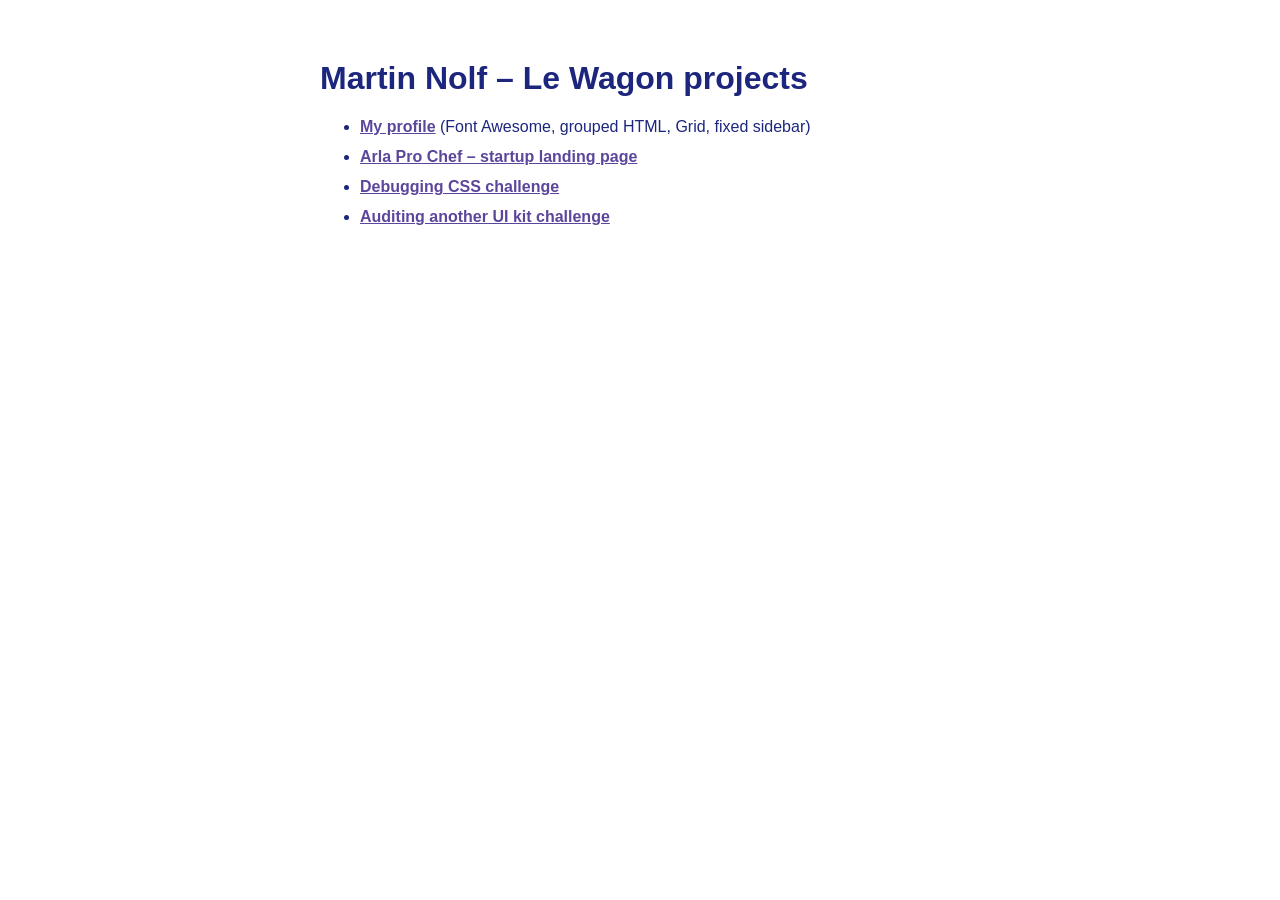
<file: index.html>
<!DOCTYPE html>
<html lang="en">
  <head>
    <meta charset="UTF-8">
    <meta name="viewport" content="width=device-width, initial-scale=1">
    <title>Martin Nolf – Le Wagon projects</title>
    <style>
      body { font-family: Helvetica, Arial, sans-serif; max-width: 640px; margin: 60px auto; padding: 0 20px; color: #1D267D; }
      a { color: #5C469C; font-weight: bold; }
      li { margin-bottom: 12px; }
    </style>
  </head>
  <body>
    <h1>Martin Nolf – Le Wagon projects</h1>
    <ul>
      <li><a href="profile/">My profile</a> (Font Awesome, grouped HTML, Grid, fixed sidebar)</li>
      <li><a href="arla-pro-chef/">Arla Pro Chef – startup landing page</a></li>
      <li><a href="css-debug/">Debugging CSS challenge</a></li>
      <li><a href="ui-kit-audit/">Auditing another UI kit challenge</a></li>
    </ul>
  </body>
</html>
</file>
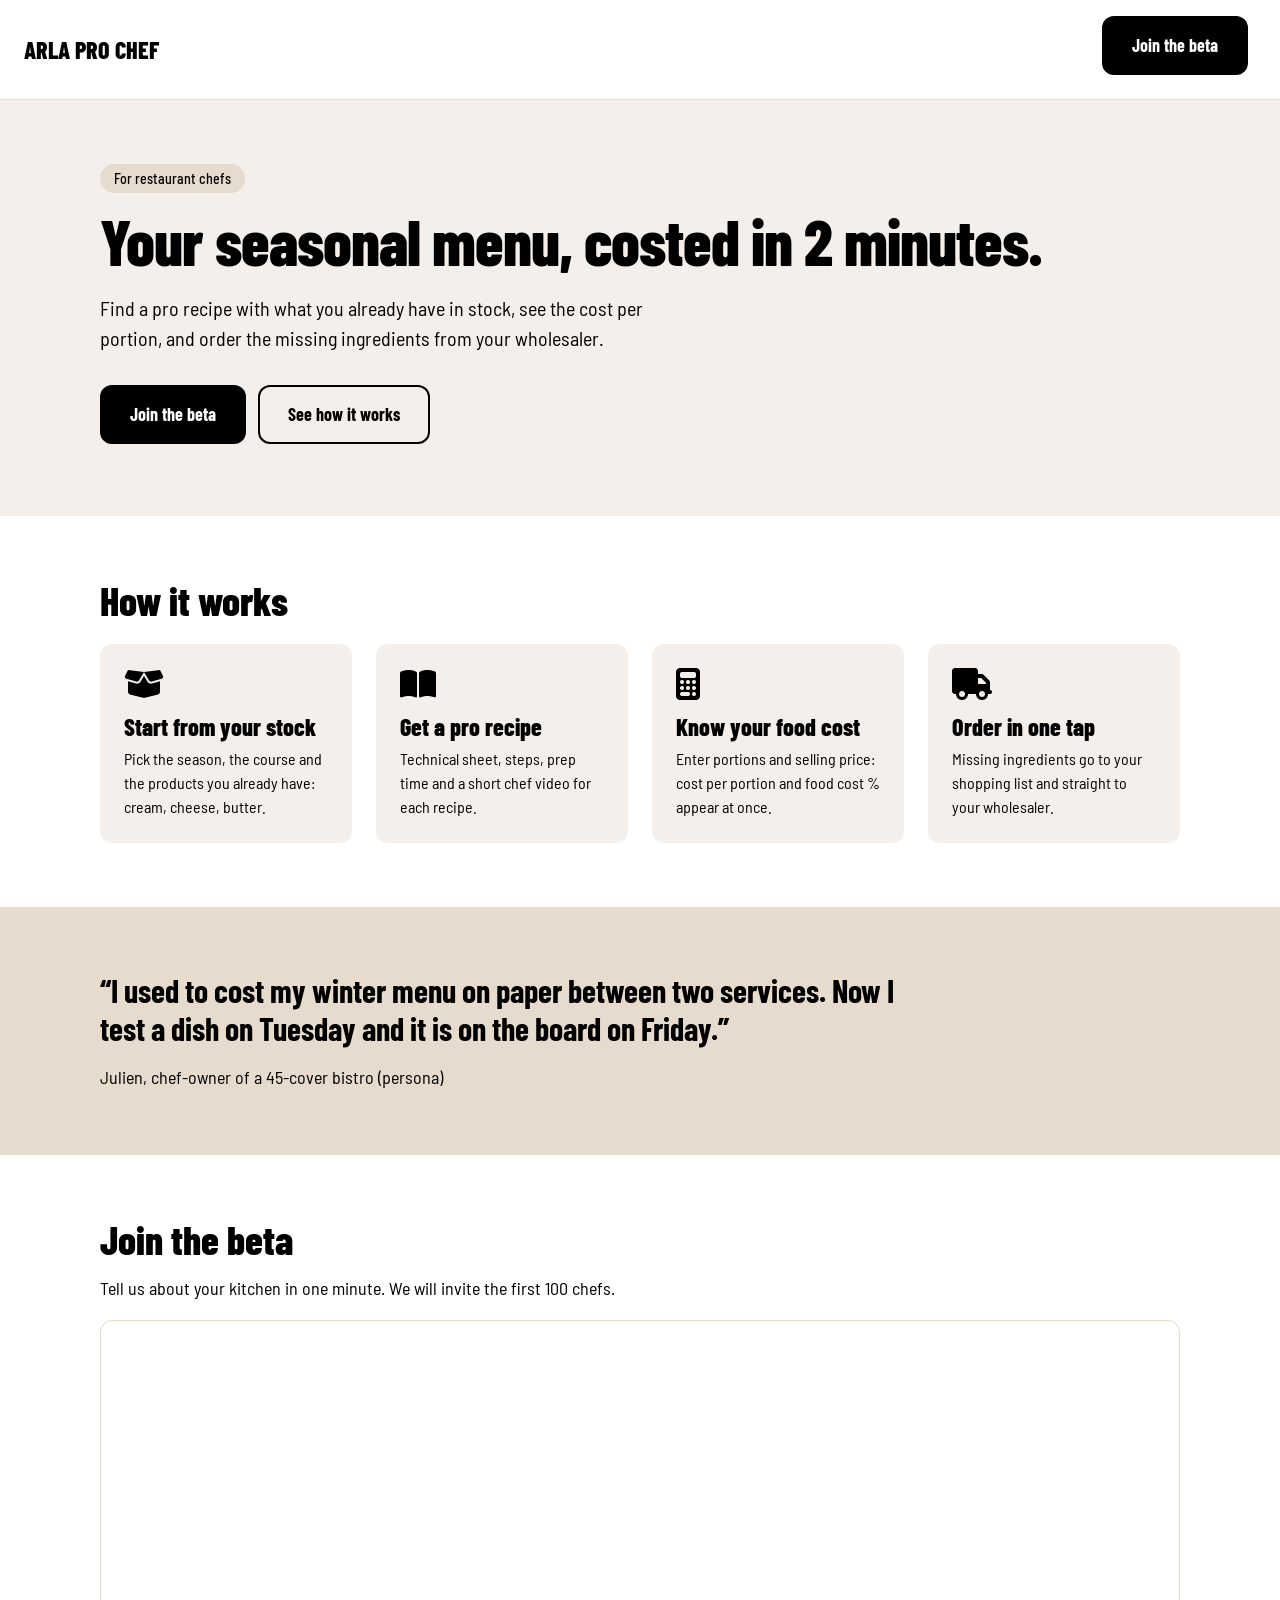
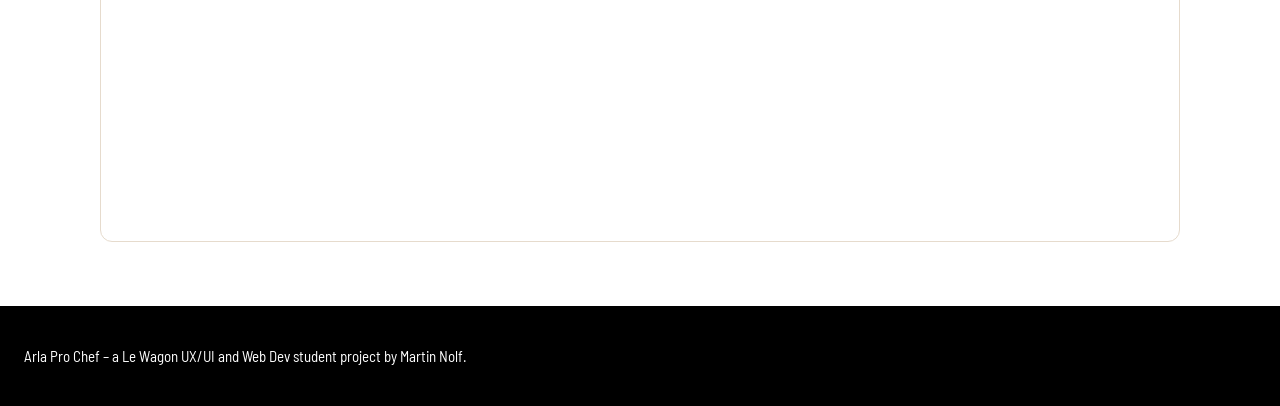
<file: arla-pro-chef/index.html>
<!DOCTYPE html>
<html lang="en">
  <head>
    <meta charset="UTF-8">
    <meta name="viewport" content="width=device-width, initial-scale=1">
    <title>Arla Pro Chef – Recipes and food cost for restaurant chefs</title>
    <meta name="description" content="Arla Pro Chef helps restaurant chefs find a pro recipe from what is in stock, see its cost per portion and order the missing ingredients.">
    <link rel="stylesheet" href="https://cdnjs.cloudflare.com/ajax/libs/font-awesome/6.5.2/css/all.min.css">
    <link rel="preconnect" href="https://fonts.googleapis.com">
    <link rel="preconnect" href="https://fonts.gstatic.com" crossorigin>
    <link href="https://fonts.googleapis.com/css2?family=Barlow+Condensed:wght@700;800&family=Barlow+Semi+Condensed:wght@400;500&display=swap" rel="stylesheet">
    <link rel="stylesheet" href="style.css">
  </head>
  <body>
    <nav class="navbar">
      <span class="logo">ARLA PRO CHEF</span>
      <a href="#waitlist" class="btn btn-primary">Join the beta</a>
    </nav>

    <header class="banner">
      <div class="container">
        <span class="tag">For restaurant chefs</span>
        <h1>Your seasonal menu, costed in 2 minutes.</h1>
        <p>Find a pro recipe with what you already have in stock, see the cost per portion, and order the missing ingredients from your wholesaler.</p>
        <a href="#waitlist" class="btn btn-primary">Join the beta</a>
        <a href="#how" class="btn btn-secondary">See how it works</a>
      </div>
    </header>

    <main>
      <section class="container" id="how">
        <h2>How it works</h2>
        <div class="cards">
          <article class="card">
            <i class="fa-solid fa-box-open"></i>
            <h3>Start from your stock</h3>
            <p>Pick the season, the course and the products you already have: cream, cheese, butter.</p>
          </article>
          <article class="card">
            <i class="fa-solid fa-book-open"></i>
            <h3>Get a pro recipe</h3>
            <p>Technical sheet, steps, prep time and a short chef video for each recipe.</p>
          </article>
          <article class="card">
            <i class="fa-solid fa-calculator"></i>
            <h3>Know your food cost</h3>
            <p>Enter portions and selling price: cost per portion and food cost % appear at once.</p>
          </article>
          <article class="card">
            <i class="fa-solid fa-truck"></i>
            <h3>Order in one tap</h3>
            <p>Missing ingredients go to your shopping list and straight to your wholesaler.</p>
          </article>
        </div>
      </section>

      <section class="quote">
        <div class="container">
          <p>“I used to cost my winter menu on paper between two services. Now I test a dish on Tuesday and it is on the board on Friday.”</p>
          <span>Julien, chef-owner of a 45-cover bistro (persona)</span>
        </div>
      </section>

      <section class="container" id="waitlist">
        <h2>Join the beta</h2>
        <p class="intro">Tell us about your kitchen in one minute. We will invite the first 100 chefs.</p>
        <div class="typeform">
          <div data-tf-live="TYPEFORM_ID"></div>
        </div>
      </section>
    </main>

    <footer class="footer">
      <p>Arla Pro Chef – a Le Wagon UX/UI and Web Dev student project by Martin Nolf.</p>
    </footer>

    <script src="https://embed.typeform.com/next/embed.js"></script>
  </body>
</html>
</file>
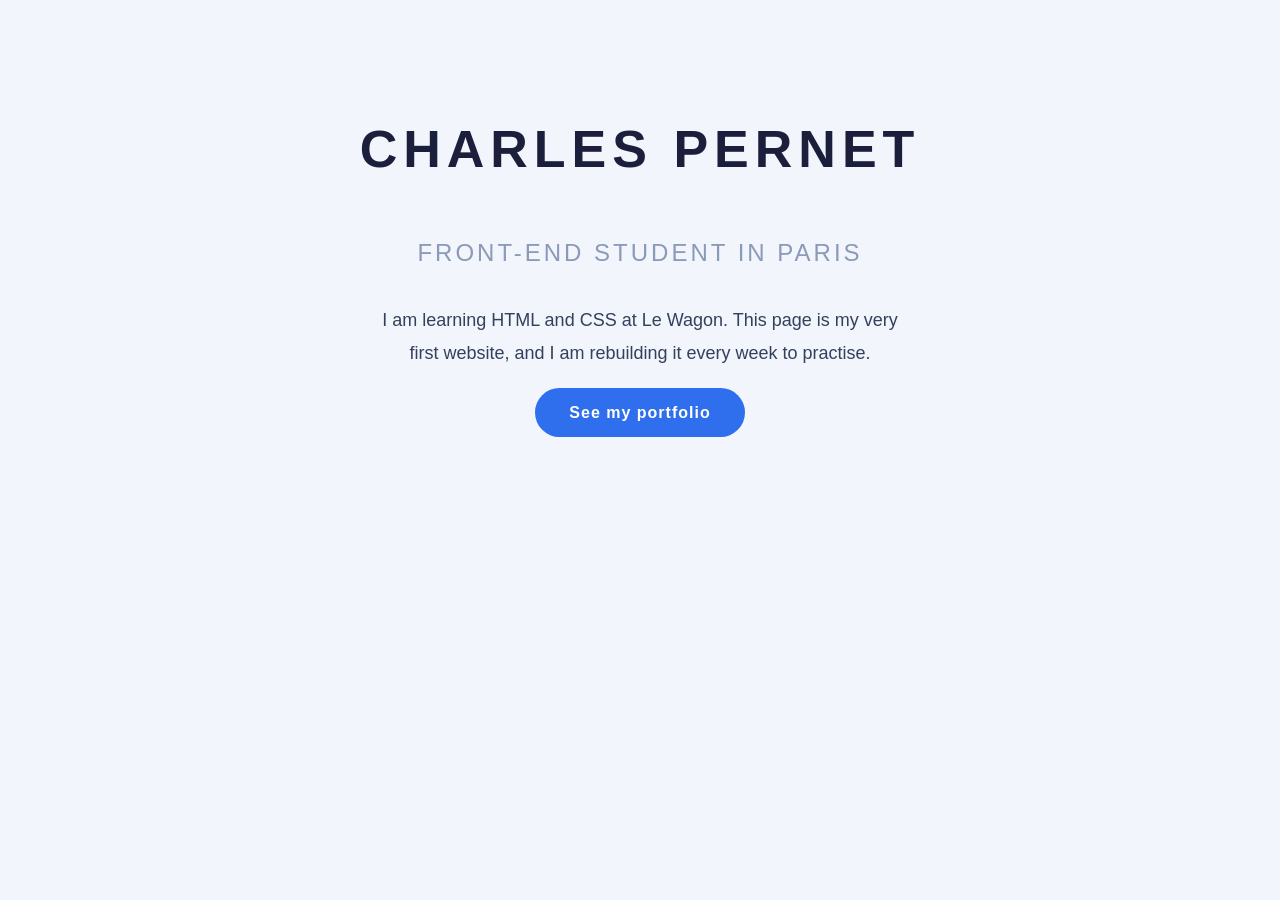
<file: css-debug/index.html>
<!DOCTYPE html>
<html>
  <head>
    <meta charset="utf-8">
    <title>Charles Pernet</title>
    <!-- Bug 1 fixed: the file sits next to index.html, there is no css/ folder -->
    <link rel="stylesheet" href="style.css">
  </head>
  <body>
    <h1 class="page-title">Charles Pernet</h1>
    <p class="tagline">Front-end student in Paris</p>
    <p class="bio">I am learning HTML and CSS at Le Wagon. This page is my very first website, and I am rebuilding it every week to practise.</p>
    <a href="https://www.example.com">See my portfolio</a>
  </body>
</html>
</file>
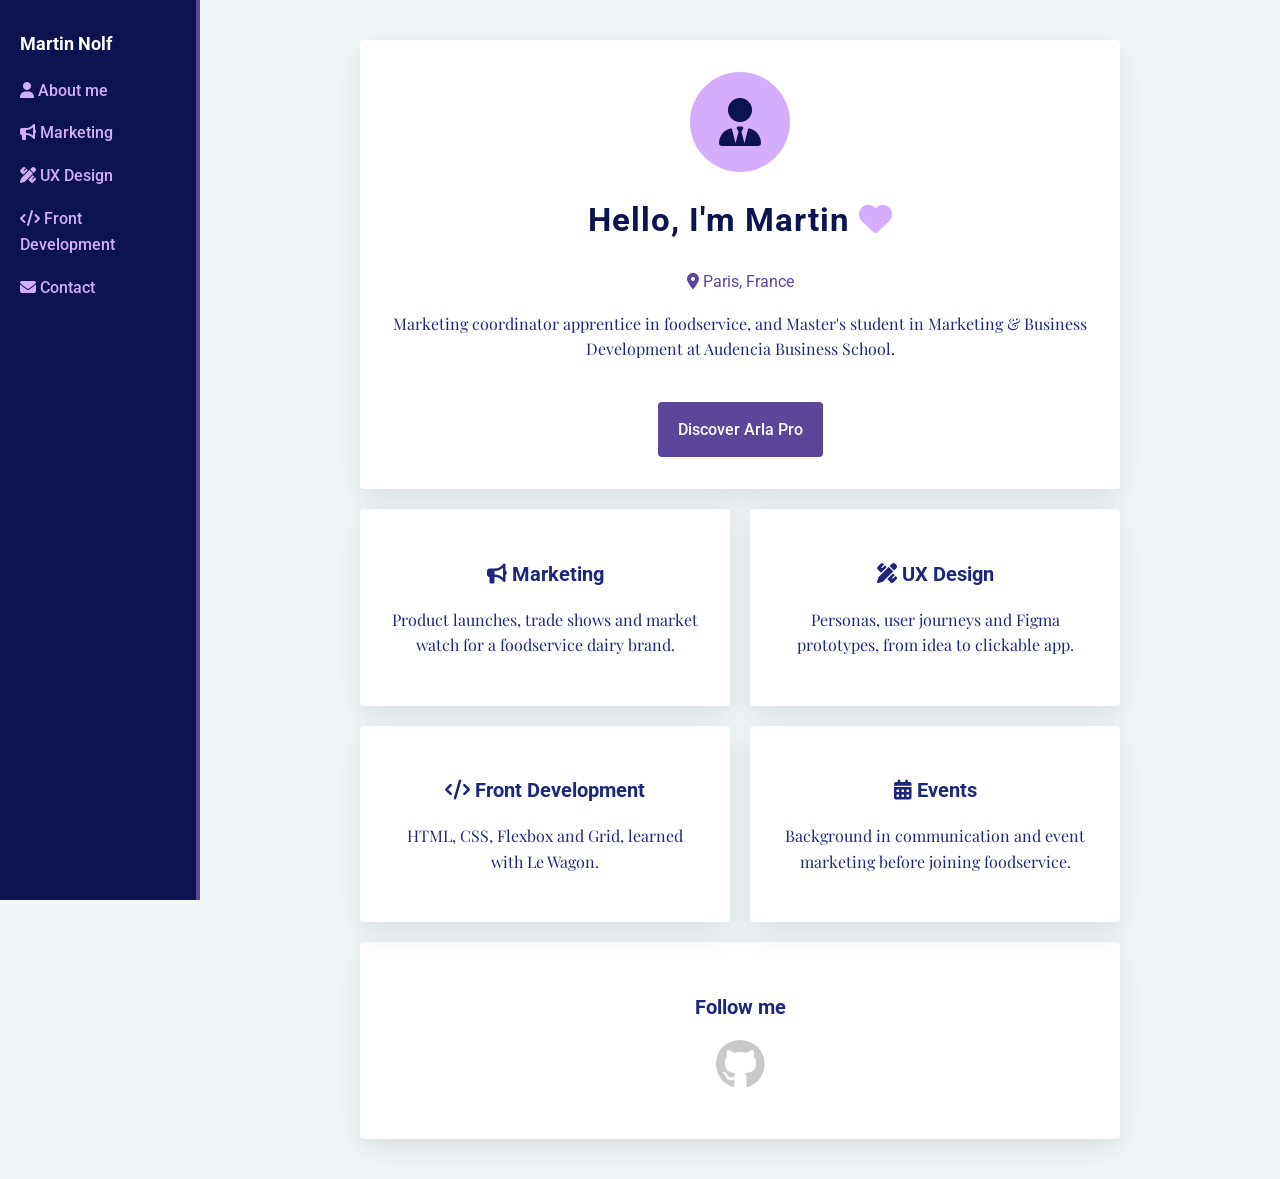
<file: profile/index.html>
<!DOCTYPE html>
<html lang="en">
  <head>
    <meta charset="UTF-8">
    <meta name="viewport" content="width=device-width, initial-scale=1">
    <title>Martin Nolf – Profile</title>
    <meta name="description" content="Profile of Martin Nolf, marketing apprentice and Audencia student">
    <!-- Font Awesome (free CDN, as described in the official docs) -->
    <link rel="stylesheet" href="https://cdnjs.cloudflare.com/ajax/libs/font-awesome/6.5.2/css/all.min.css">
    <link rel="preconnect" href="https://fonts.googleapis.com">
    <link rel="preconnect" href="https://fonts.gstatic.com" crossorigin>
    <link href="https://fonts.googleapis.com/css2?family=Playfair+Display:wght@400;600&family=Roboto:wght@400;500;700&display=swap" rel="stylesheet">
    <link rel="stylesheet" href="style.css">
  </head>
  <body>
    <!-- Fixed sidebar with internal links -->
    <nav class="sidebar">
      <p class="sidebar-name">Martin Nolf</p>
      <ul>
        <li><a href="#about"><i class="fa-solid fa-user"></i> About me</a></li>
        <li><a href="#marketing"><i class="fa-solid fa-bullhorn"></i> Marketing</a></li>
        <li><a href="#ux"><i class="fa-solid fa-pen-ruler"></i> UX Design</a></li>
        <li><a href="#front"><i class="fa-solid fa-code"></i> Front Development</a></li>
        <li><a href="#contact"><i class="fa-solid fa-envelope"></i> Contact</a></li>
      </ul>
    </nav>

    <div class="page-content">
      <main class="container">
        <!-- Grouped block: intro card -->
        <header class="card-white" id="about">
          <div class="avatar"><i class="fa-solid fa-user-tie"></i></div>
          <h1>Hello, I'm Martin <i class="fa-solid fa-heart"></i></h1>
          <p class="location"><i class="fa-solid fa-location-dot"></i> Paris, France</p>
          <p>Marketing coordinator apprentice in foodservice, and Master's student in Marketing &amp; Business Development at Audencia Business School.</p>
          <a href="https://www.arlapro.com" class="btn-blue" target="_blank">Discover Arla Pro</a>
        </header>

        <!-- Repeated blocks: grouped in one parent, laid out with CSS Grid -->
        <section class="cards">
          <article class="card-white" id="marketing">
            <h2><i class="fa-solid fa-bullhorn"></i> Marketing</h2>
            <p>Product launches, trade shows and market watch for a foodservice dairy brand.</p>
          </article>
          <article class="card-white" id="ux">
            <h2><i class="fa-solid fa-pen-ruler"></i> UX Design</h2>
            <p>Personas, user journeys and Figma prototypes, from idea to clickable app.</p>
          </article>
          <article class="card-white" id="front">
            <h2><i class="fa-solid fa-code"></i> Front Development</h2>
            <p>HTML, CSS, Flexbox and Grid, learned with Le Wagon.</p>
          </article>
          <article class="card-white">
            <h2><i class="fa-solid fa-calendar-days"></i> Events</h2>
            <p>Background in communication and event marketing before joining foodservice.</p>
          </article>
        </section>

        <!-- Grouped block: contact -->
        <footer class="card-white" id="contact">
          <h2>Follow me</h2>
          <ul class="list-horizontale">
            <li>
              <a href="https://github.com/Marto232003" target="_blank" aria-label="GitHub">
                <i class="fa-brands fa-github"></i>
              </a>
            </li>
          </ul>
        </footer>
      </main>
    </div>
  </body>
</html>
</file>
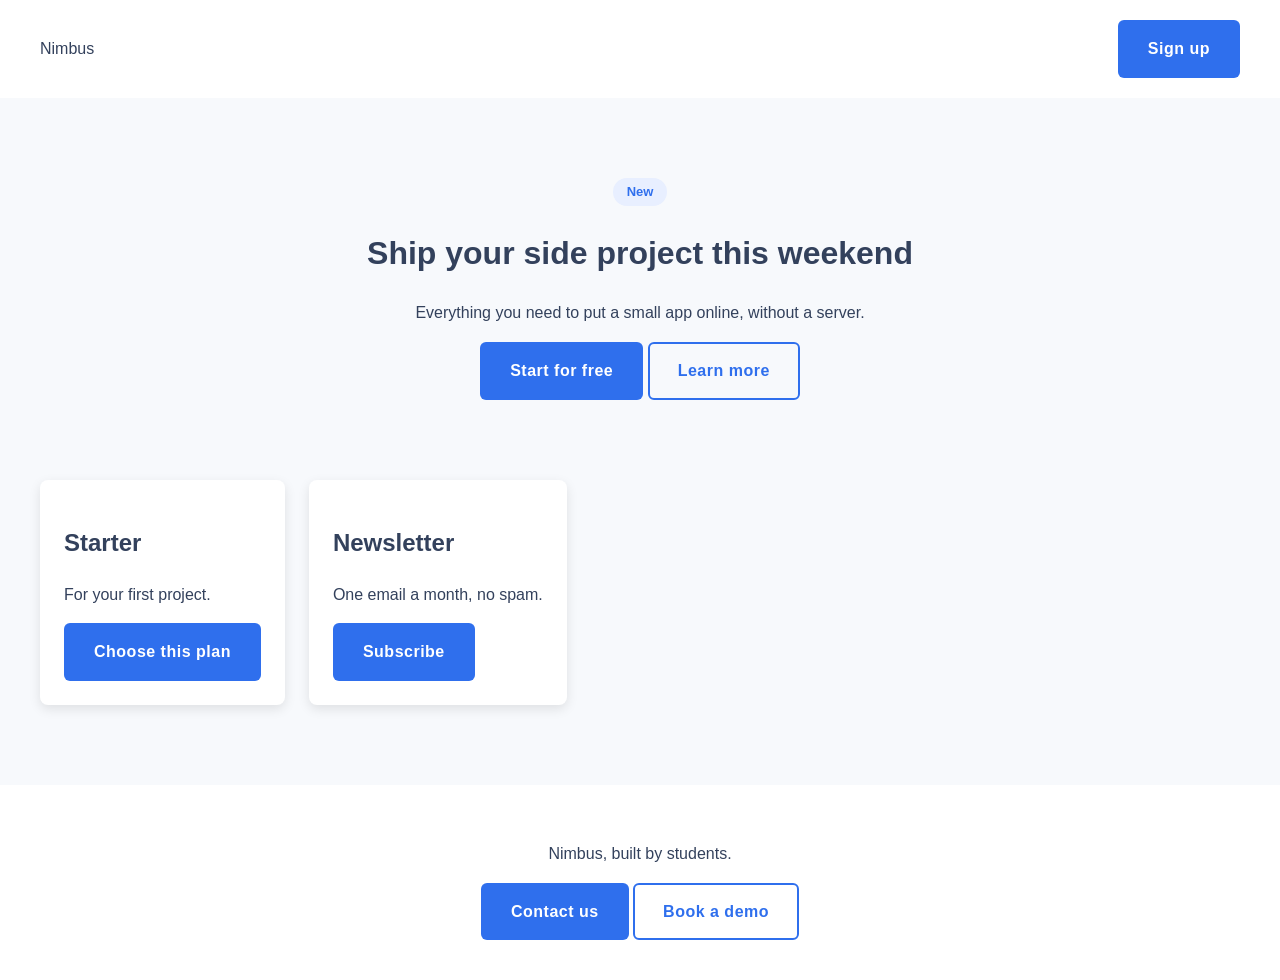
<file: ui-kit-audit/index.html>
<!DOCTYPE html>
<html>
  <head>
    <meta charset="utf-8">
    <title>Nimbus</title>
    <link rel="stylesheet" href="style.css">
  </head>
  <body>
    <nav class="navbar">
      <span class="logo">Nimbus</span>
      <a href="#" class="btn btn-primary">Sign up</a>
    </nav>
    <header class="hero">
      <span class="tag">New</span>
      <h1>Ship your side project this weekend</h1>
      <p>Everything you need to put a small app online, without a server.</p>
      <a href="#" class="btn btn-primary">Start for free</a>
      <a href="#" class="btn btn-secondary">Learn more</a>
    </header>
    <section class="plans">
      <div class="card">
        <h2>Starter</h2>
        <p>For your first project.</p>
        <a href="#" class="btn btn-primary">Choose this plan</a>
      </div>
      <div class="card">
        <h2>Newsletter</h2>
        <p>One email a month, no spam.</p>
        <a href="#" class="btn btn-primary">Subscribe</a>
      </div>
    </section>
    <footer class="footer">
      <p>Nimbus, built by students.</p>
      <a href="#" class="btn btn-primary">Contact us</a>
      <!-- Step 6 test: new button, zero new CSS -->
      <a href="#" class="btn btn-secondary">Book a demo</a>
    </footer>
  </body>
</html>
</file>
<file: arla-pro-chef/style.css>
/* ---- Design tokens ---- */
:root {
  --pepper: #000000;
  --salt: #ffffff;
  --paper: #F4EFEB;
  --marble: #E6DBCD;
  --radius: 12px;
}

body {
  margin: 0;
  font-family: 'Barlow Semi Condensed', Arial, sans-serif;
  font-size: 18px;
  line-height: 1.5;
  color: var(--pepper);
  background-color: var(--salt);
}

h1, h2, h3, .logo {
  font-family: 'Barlow Condensed', Arial, sans-serif;
  font-weight: 800;
  line-height: 1;
}

h1 { font-size: 64px; letter-spacing: -1px; margin: 16px 0; }
h2 { font-size: 40px; margin: 0 0 24px; }
h3 { font-size: 24px; margin: 12px 0 8px; }

.container {
  max-width: 1080px;
  margin: 0 auto;
  padding: 64px 24px;
}

/* ---- Navbar ---- */
.navbar {
  display: flex;
  justify-content: space-between;
  align-items: center;
  padding: 16px 24px;
  background-color: var(--salt);
  border-bottom: 1px solid var(--marble);
  position: sticky;
  top: 0;
  z-index: 10;
}

.logo { font-size: 24px; }

/* ---- Banner ---- */
.banner { background-color: var(--paper); }
.banner p { max-width: 600px; font-size: 20px; margin-bottom: 32px; }

/* ---- Buttons ---- */
.btn {
  display: inline-block;
  padding: 14px 28px;
  border-radius: var(--radius);
  font-family: 'Barlow Condensed', Arial, sans-serif;
  font-weight: 700;
  font-size: 18px;
  text-decoration: none;
  border: 2px solid transparent;
  margin: 0 8px 8px 0;
}

.btn-primary { background-color: var(--pepper); color: var(--salt); }
.btn-secondary { background-color: transparent; color: var(--pepper); border-color: var(--pepper); }
.btn:hover { opacity: 0.85; }

.tag {
  display: inline-block;
  background-color: var(--marble);
  padding: 4px 14px;
  border-radius: 999px;
  font-size: 14px;
  font-weight: 500;
}

/* ---- Cards (Grid) ---- */
.cards {
  display: grid;
  grid-template-columns: repeat(4, 1fr);
  gap: 24px;
}

.card {
  background-color: var(--paper);
  border-radius: var(--radius);
  padding: 24px;
}

.card i { font-size: 32px; }
.card p { margin: 0; font-size: 16px; }

/* ---- Quote ---- */
.quote { background-color: var(--marble); }
.quote p {
  font-family: 'Barlow Condensed', Arial, sans-serif;
  font-weight: 700;
  font-size: 32px;
  line-height: 1.2;
  max-width: 800px;
  margin: 0 0 16px;
}

/* ---- Typeform ---- */
.intro { margin-top: -8px; }
.typeform {
  border-radius: var(--radius);
  overflow: hidden;
  border: 1px solid var(--marble);
}
.typeform > div { height: 520px; }

/* ---- Footer ---- */
.footer {
  background-color: var(--pepper);
  color: var(--salt);
  text-align: left;
  padding: 24px;
  font-size: 15px;
}

/* ---- Responsive ---- */
@media (max-width: 900px) {
  .cards { grid-template-columns: 1fr 1fr; }
  h1 { font-size: 48px; }
}

@media (max-width: 560px) {
  .cards { grid-template-columns: 1fr; }
  h1 { font-size: 40px; }
  .navbar .btn { display: none; }
}
</file>
<file: css-debug/style.css>
body {
  font-family: Helvetica, Arial, sans-serif;
  color: #33415c;
  line-height: 1.8;
  padding: 60px 20px;
  background-color: #f2f5fb; /* Bug 2 fixed: missing semicolon also killed text-align */
  text-align: center;
}

.page-title { /* Bug 3 fixed: the HTML uses class="page-title", not an id */
  color: #1b1f3b;
  font-size: 52px;
  letter-spacing: 6px;
  text-transform: uppercase;
}

.tagline {
  color: #8a9ab8;
  letter-spacing: 3px;
  text-transform: uppercase;
  font-size: 24px; /* Bug 4 fixed: a size needs a unit */
}

.bio {
  font-size: 18px;
  max-width: 520px;
  margin: 30px auto;
}

a {
  background-color: #2f6fed;
  color: #ffffff; /* Bug 5 fixed: font-color does not exist, the property is color */
  padding: 16px 34px;
  text-decoration: none;
  font-weight: bold;
  letter-spacing: 1px;
  border-radius: 999px;
}
</file>
<file: profile/style.css>
/* Colors and fonts */
body {
  margin: 0;
  background-color: #F1F6F9;
  color: #1D267D;
  font-family: 'Playfair Display', serif;
  font-size: 16px;
  line-height: 1.6;
}

h1, h2, h3 {
  font-family: 'Roboto', sans-serif;
}

h1 {
  color: #0C134F;
  font-weight: 700;
  letter-spacing: 1px;
  font-size: 33px;
}

h1 .fa-heart {
  color: #D4ADFC;
}

h2 {
  font-size: 20px;
}

a {
  font-family: 'Roboto', sans-serif;
  text-decoration: none;
  font-weight: 500;
  color: #5C469C;
}

a:hover {
  color: #D4ADFC;
}

/* Fixed sidebar */
.sidebar {
  position: fixed;
  width: 200px;
  left: 0;
  top: 0;
  bottom: 0;
  padding: 30px 20px;
  box-sizing: border-box;
  background-color: #0C134F;
  border-right: 4px solid #5C469C;
}

.sidebar-name {
  color: #ffffff;
  font-family: 'Roboto', sans-serif;
  font-weight: 700;
  font-size: 18px;
  margin-top: 0;
}

.sidebar ul {
  list-style: none;
  padding-left: 0px;
}

.sidebar li {
  margin-bottom: 16px;
}

.sidebar a {
  color: #D4ADFC;
}

.sidebar a:hover {
  color: #ffffff;
}

.page-content {
  margin-left: 200px;
}

/* Layout */
.container {
  max-width: 760px;
  margin: 40px auto;
  padding: 0 20px;
}

.card-white {
  background-color: #ffffff;
  padding: 32px;
  box-shadow: 0px 10px 30px rgba(0, 0, 0, 0.1);
  border-radius: 4px;
  margin: 20px 0px;
  text-align: center;
}

/* The parent owns the layout: one line to change the number of columns */
.cards {
  display: grid;
  grid-template-columns: 1fr 1fr;
  gap: 20px;
}

.cards .card-white {
  margin: 0;
}

.avatar {
  width: 100px;
  height: 100px;
  margin: 0 auto;
  border-radius: 50%;
  background-color: #D4ADFC;
  color: #0C134F;
  font-size: 48px;
  display: flex;
  align-items: center;
  justify-content: center;
}

.location {
  font-family: 'Roboto', sans-serif;
  color: #5C469C;
}

#about p:last-of-type {
  margin-bottom: 40px;
}

.btn-blue {
  display: inline-block;
  background-color: #5C469C;
  color: #ffffff;
  padding: 15px 20px;
  border-radius: 4px;
}

.btn-blue:hover {
  background-color: #D4ADFC;
  color: #ffffff;
}

.list-horizontale {
  list-style: none;
  padding-left: 0px;
}

.list-horizontale li {
  display: inline;
  padding: 10px;
}

.list-horizontale i {
  font-size: 50px;
  color: #c9c9c9;
}

.list-horizontale i:hover {
  color: #000000;
}

/* Responsive */
@media (max-width: 760px) {
  .sidebar {
    position: static;
    width: 100%;
    border-right: none;
    border-bottom: 4px solid #5C469C;
  }
  .page-content {
    margin-left: 0;
  }
  .cards {
    grid-template-columns: 1fr;
  }
}
</file>
<file: ui-kit-audit/style.css>
/* ---- Design tokens: one source of truth ---- */
:root {
  --brand-blue: #2f6fed;
  --white: #ffffff;
  --radius: 6px;
}

body {
  font-family: Helvetica, Arial, sans-serif;
  color: #33415c;
  line-height: 1.6;
  margin: 0;
  background-color: #f7f9fc;
}

/* ---- Layout ---- */
.navbar {
  display: flex;
  justify-content: space-between;
  align-items: center;
  padding: 20px 40px;
  background-color: var(--white);
}

.hero {
  padding: 80px 40px;
  text-align: center;
}

.plans {
  display: flex;
  gap: 24px;
  padding: 0 40px 80px 40px;
}

.footer {
  padding: 40px;
  background-color: var(--white);
  text-align: center;
}

/* ---- Buttons: one base class + variants ---- */
.btn {
  display: inline-block;
  padding: 14px 28px;
  border-radius: var(--radius);
  font-size: 16px;
  font-weight: bold;
  text-decoration: none;
  letter-spacing: 0.5px;
  border: 2px solid transparent; /* keeps primary and secondary the same height */
}

.btn-primary {
  background-color: var(--brand-blue);
  color: var(--white);
}

.btn-secondary {
  background-color: transparent;
  color: var(--brand-blue);
  border-color: var(--brand-blue);
}

/* ---- Card: one component, used twice ---- */
.card {
  background-color: var(--white);
  padding: 24px;
  border-radius: 8px;
  box-shadow: 0 4px 12px rgba(0, 0, 0, 0.1);
}

/* ---- Tag: a different component, left as it was ---- */
.tag {
  display: inline-block;
  background-color: #e8efff;
  color: var(--brand-blue);
  padding: 4px 14px;
  border-radius: 999px;
  font-size: 13px;
  font-weight: bold;
}
</file>
